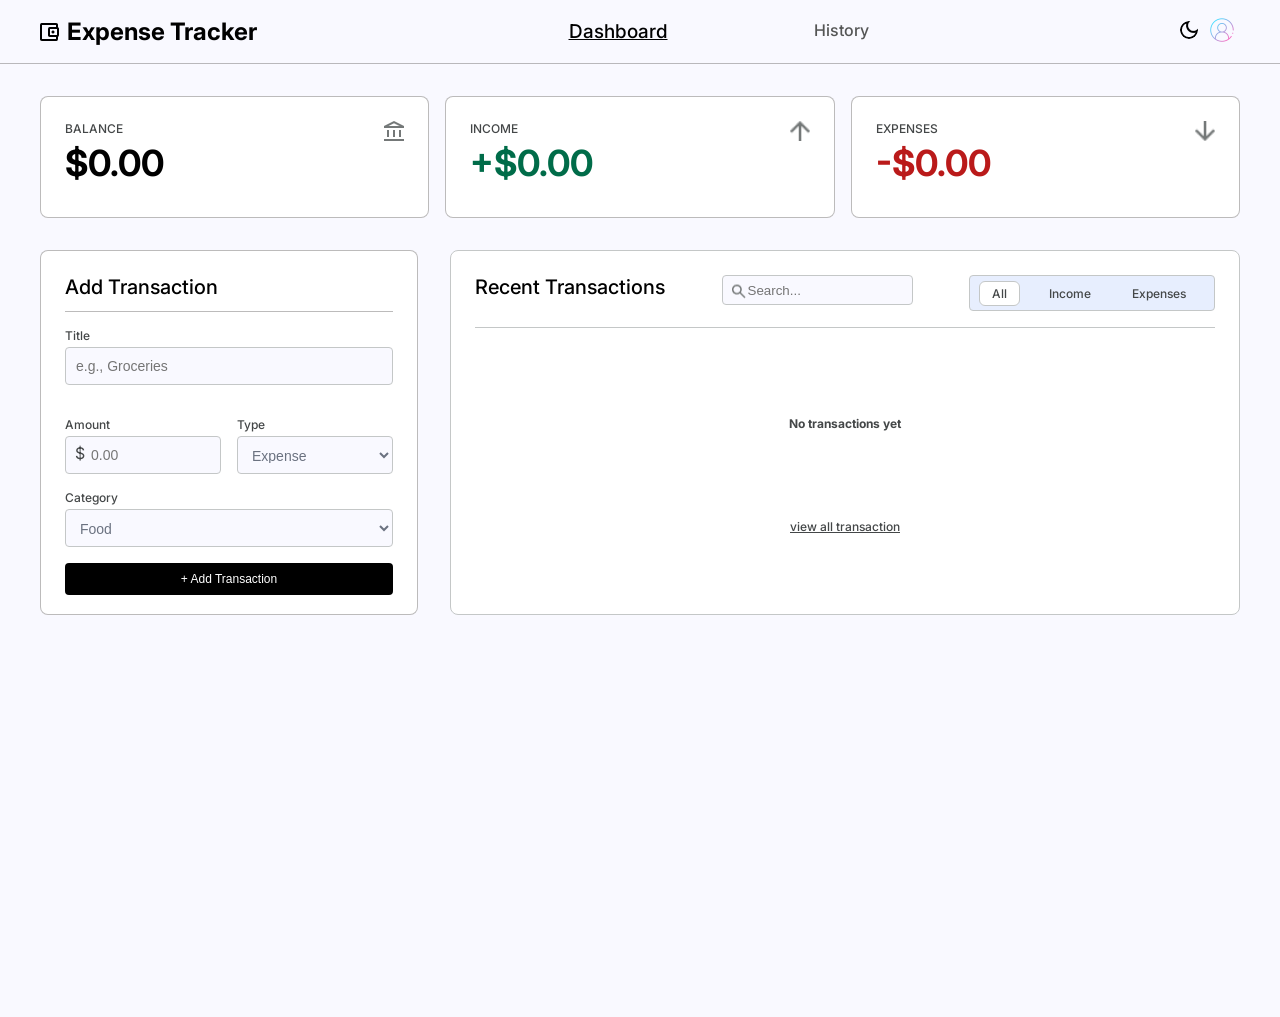
<file: index.html>
<!DOCTYPE html>
<html lang="en">
<head>
    <meta charset="UTF-8">
    <meta name="viewport" content="width=device-width, initial-scale=1.0">
    <link rel="stylesheet" href="Expense Tracker.css">
    <title>Expense Tracker</title>
</head>
<body >
    
     <div class="navbar">
        <div class="logo">
        <img src="icons/logoIcon.png">
        <h1>Expense Tracker</h1>
        </div>
        <ul>
        <li><a href="Expense Tracker.html" target="_self" class="active">Dashboard</a></li>
       <li><a href="history.html" target="_self">History</a></li> 
        
        </ul>
        <div class="login">
        <div class="dark-mode"><img src="icons/moon.png" ></div>
        <div><img src="icons/login.png"></div>
        </div>
    </div>

    <div class="counter">
        <div class="balance" >
        <div>
        <h2>BALANCE</h2>
        <img src="icons/balance.png">
        </div>
        <h1></h1>
        </div>

        <div class="income" >
        <div>
        <h2>INCOME</h2>
        <img src="icons/income.png">
        </div>
        <h1></h1>
        </div>

        <div class="expen" >
        <div>
        <h2>EXPENSES</h2>
        <img src="icons/expens.png">
        </div>
        <h1></h1>
        </div>

    </div>

    <div class="transaction">
        <div class="add">
         <h1>Add Transaction</h1>
        
             <div class="title" >
            <p>Title <span></span></p>
            <input type="text" placeholder="e.g., Groceries" required>
         </div>
         
         <div class="block" >
            <div class="amount">
            <p>Amount</p>
            <span>$</span>
            <input type="number" placeholder="0.00" required>
         </div>
            <div class="type" >
            <p>Type</p>
            <select required>
                <option value="expense">Expense</option>
                <option value="income">Income</option>
            </select>
         </div>
        </div>
         
           <div class="category">
            <p>Category</p>
            <select required>
                <option value="food">Food</option>
                <option value="transport">Transport</option>
                <option value="shopping">Shopping</option>
                <option value="entertainment">Entertainment</option>
                <option value="bill">Bill</option>
                <option value="work">Work</option>
                <option value="other">Other</option>
            </select>
           </div>
           <button>+ Add Transaction</button>
         
        
     
        
        </div>



        <div class="recent">
           <div class="titleRecent">
            <h1>Recent Transactions</h1>
            <div class="search">  <img src="icons/search.png" >
            <input type="text" placeholder="Search...">
        </div>
          
            <div class="select">
                <p id="all">All</p>
                <p id="inc">Income</p>
                <p id="exp">Expenses</p>
            </div>

           </div>
           <div class="last">
            
             </div>
             <h2 id="empty">No transactions yet</h2>
             <p id="view"><a href="history.html">view all transaction</a></p>
        </div>

    </div>

    
    <script src="Expense Tracker.js"></script>
</body>
</html>
</file>
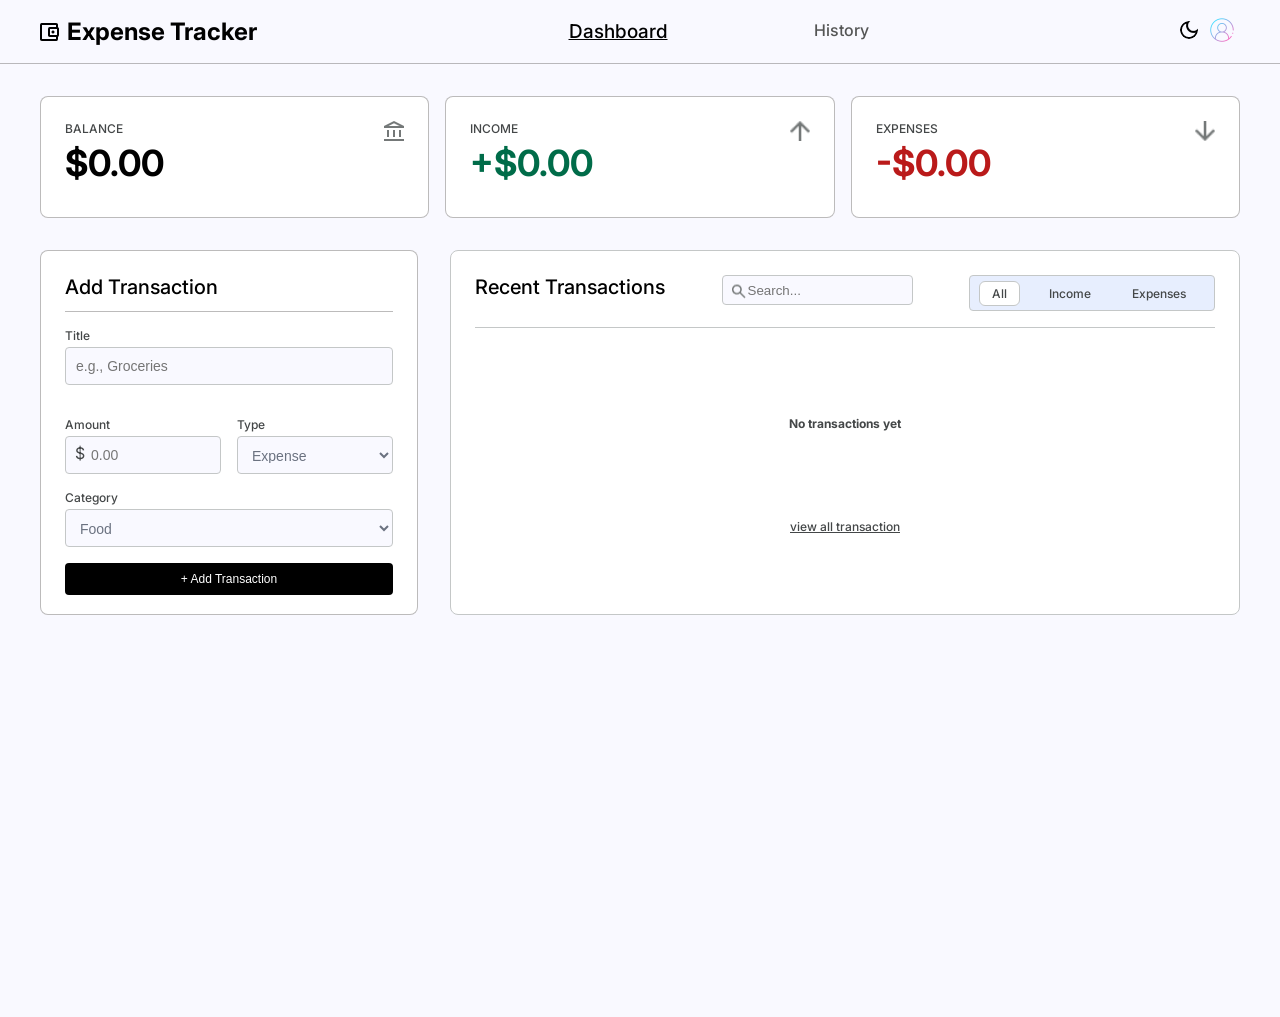
<file: Expense Tracker.html>
<!DOCTYPE html>
<html lang="en">
<head>
    <meta charset="UTF-8">
    <meta name="viewport" content="width=device-width, initial-scale=1.0">
    <link rel="stylesheet" href="Expense Tracker.css">
    <title>Expense Tracker</title>
</head>
<body >
    
     <div class="navbar">
        <div class="logo">
        <img src="icons/logoIcon.png">
        <h1>Expense Tracker</h1>
        </div>
        <ul>
        <li><a href="Expense Tracker.html" target="_self" class="active">Dashboard</a></li>
       <li><a href="history.html" target="_self">History</a></li> 
        
        </ul>
        <div class="login">
        <div class="dark-mode"><img src="icons/moon.png" ></div>
        <div><img src="icons/login.png"></div>
        </div>
    </div>

    <div class="counter">
        <div class="balance" >
        <div>
        <h2>BALANCE</h2>
        <img src="icons/balance.png">
        </div>
        <h1></h1>
        </div>

        <div class="income" >
        <div>
        <h2>INCOME</h2>
        <img src="icons/income.png">
        </div>
        <h1></h1>
        </div>

        <div class="expen" >
        <div>
        <h2>EXPENSES</h2>
        <img src="icons/expens.png">
        </div>
        <h1></h1>
        </div>

    </div>

    <div class="transaction">
        <div class="add">
         <h1>Add Transaction</h1>
        
             <div class="title" >
            <p>Title <span></span></p>
            <input type="text" placeholder="e.g., Groceries" required>
         </div>
         
         <div class="block" >
            <div class="amount">
            <p>Amount</p>
            <span>$</span>
            <input type="number" placeholder="0.00" required>
         </div>
            <div class="type" >
            <p>Type</p>
            <select required>
                <option value="expense">Expense</option>
                <option value="income">Income</option>
            </select>
         </div>
        </div>
         
           <div class="category">
            <p>Category</p>
            <select required>
                <option value="food">Food</option>
                <option value="transport">Transport</option>
                <option value="shopping">Shopping</option>
                <option value="entertainment">Entertainment</option>
                <option value="bill">Bill</option>
                <option value="work">Work</option>
                <option value="other">Other</option>
            </select>
           </div>
           <button>+ Add Transaction</button>
         
        
     
        
        </div>



        <div class="recent">
           <div class="titleRecent">
            <h1>Recent Transactions</h1>
            <div class="search">  <img src="icons/search.png" >
            <input type="text" placeholder="Search...">
        </div>
          
            <div class="select">
                <p id="all">All</p>
                <p id="inc">Income</p>
                <p id="exp">Expenses</p>
            </div>

           </div>
           <div class="last">
            
             </div>
             <h2 id="empty">No transactions yet</h2>
             <p id="view"><a href="history.html">view all transaction</a></p>
        </div>

    </div>

    
    <script src="Expense Tracker.js"></script>
</body>
</html>
</file>
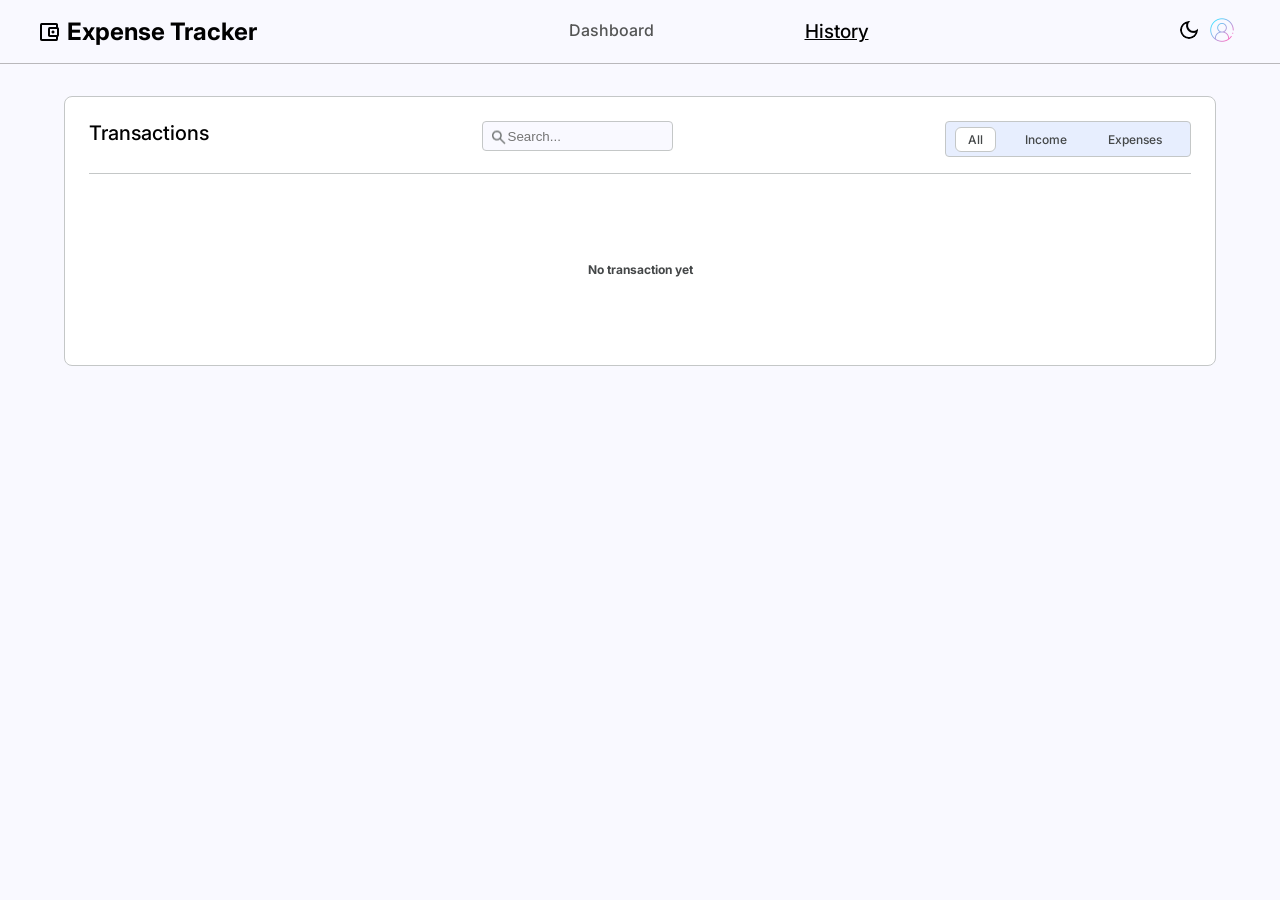
<file: history.html>
<!DOCTYPE html>
<html lang="en">
<head>
    <meta charset="UTF-8">
    <meta name="viewport" content="width=device-width, initial-scale=1.0">
    <link rel="stylesheet" href="Expense Tracker.css">
    <title>Expense Tracker</title>
    <style>
        .navbar{
            margin-bottom: 32px;
        }
        .body{
            margin: 0 64px;
            
        }
        .recent{
            width: 100%;
        }
       .last{
        max-height: 430px;
        overflow-y: auto;
        }
    </style>
</head>
<body>
       
     <div class="navbar">
        <div class="logo">
        <img src="icons/logoIcon.png">
        <h1>Expense Tracker</h1>
        </div>
        <ul>
        <li><a href="index.html" target="_self">Dashboard</a></li>
       <li><a href="history.html" target="_self" class="active">History</a></li> 
        
        </ul>
        <div class="login">
        <div class="dark-mode"><img src="icons/moon.png" ></div>
        <div><img src="icons/login.png"></div>
        </div>
    </div>
    <div class="body">
         <div class="recent">
           <div class="titleRecent">
            <h1>Transactions</h1>
            <div class="search">  <img src="icons/search.png" >
            <input type="text" placeholder="Search...">
        </div>
          
            <div class="select">
                <p id="all">All</p>
                <p id="inc">Income</p>
                <p id="exp">Expenses</p>
            </div>

           </div>
           <div class="last">
            
             </div>
             <h2 id="empty">No transaction yet</h2>
        </div>
        
    </div>
     
        <script src="Expense Tracker.js"></script>
</body>
</html>
</file>
<file: Expense Tracker.css>
@import url('https://fonts.googleapis.com/css2?family=Aref+Ruqaa+Ink:wght@400;700&family=Aref+Ruqaa:wght@400;700&family=Hanken+Grotesk:ital,wght@0,100..900;1,100..900&family=Inter:ital,opsz,wght@0,14..32,100..900;1,14..32,100..900&family=Playfair+Display:ital,wght@0,400..900;1,400..900&family=Poppins:ital,wght@0,100;0,200;0,300;0,400;0,500;0,600;0,700;0,800;0,900;1,100;1,200;1,300;1,400;1,500;1,600;1,700;1,800;1,900&display=swap');
*{
    padding: 0;
    margin: 0;
}
*, *::before, *::after {
    box-sizing: border-box;
}
body{
    font-family: 'Inter', sans-serif;
    background-color: #F9F9FF;
}
/*-----------Navbar--------------*/
.navbar{
    display: flex;
    justify-content: space-between;
    align-items: center;
    width: 100%;
    height: 64px;
   border-bottom: 0.1px solid #5f5e5e6b;
   padding: 0 40px;
}
.logo{
    display: flex;
    align-items: center;

}
.logo h1{
    font-size: 24px;
    font-weight: bold;
    color: #000;
    cursor: pointer;
    margin-left: 8px;
  
}
.logo img{
    width: 19px;
    height: 18px;
}
.login{
    width: 5%;
    display: flex;
    align-items: center; 
    gap: 8px;
}
.navbar ul{
    width: 25%;
    display: flex;
    justify-content: space-between;
}
.navbar li {
    font-size: 16px;
    font-weight: 500;
   list-style: none;
   color: #545555;
   cursor: pointer;
}
.navbar li a{
text-decoration-line:none;
color: #545555;
}
.navbar a.active{
    text-decoration:underline #000;
    color: #000;
    font-size: 19px;
}
.login .dark-mode img{
    width: 18px;
    height: 18px;
    cursor: pointer;
}
.login div img{
width: 32px;
height: 32px;
border-radius: 9999px;
}
/*--------END OF Navbar------------*/


/*------------Balance-----------*/
.counter{
    display: flex;
    justify-content: center;
    align-items: center;
    gap: 16px;
    margin: 32px 40px;
    
}

.counter h2{
    font-size: 12px;
    font-weight: 500;
    color: #444748;
}
.counter div div{
    display: flex;
    justify-content: space-between;
}
.counter h1{
    font-size: 36px;
    font-weight: bold;
    color: #000;
}
.counter img{
    width: 20px;
    height: 20px;
}
.income h1{
    color: #006C49;
}
.expen h1{
    color: #BA1A1A;
}
.balance , .income , .expen{
    width: 100%;
    height: 122px;
    border:0.1px solid #5f5e5e6b;
     background-color: #ffff;
    padding: 24px 24px;
    border-radius: 8px;
}

/*--------END OF Balance------------*/


/*--------ADD------------*/
.add{
    width: 378px;
    height: 365px;
    padding: 24px 24px;
    background-color: #ffff;
    border-radius: 8px;
    border: 0.1px solid #5f5e5e6b;
}
.add h1{
    width: 100%;
    height: 37px;
    border-bottom: 0.1px solid #5f5e5e6b;
    font-size: 20px;
    font-weight: 500;
    margin-bottom: 8px;
}
.add p{
    font-size: 12px;
    font-weight: 500;
    margin-bottom: 4px;
    color: #444748;
    white-space: pre;
}
.add input , .add select{
    width: 100%;
    height: 38px;
    padding: 10px 10px;
    border-radius: 4px;
    border: 1px solid #C4C7C7;
    background-color: #F9F9FF;
    color: #6B7280;
    font-size: 14px;
    
}
.add div,.add button{
    margin-top: 16px;
    
}
.amount {
    position: relative;
}
.amount span {
    position: absolute;
    left: 10px;
    top: 45%;
    
}
.amount input {
    padding-left: 25px;
}
.amount span{
    font-size: 16px;
    color: #444748;
}
.block {
    display: flex;
    gap: 16px;
}
.block div{
    width: 50%;

}
.add button{
    width: 100%;
    height: 32px;
    background-color: #000;
    padding: 8px 8px;
    border-radius: 4px;
    font-size: 12px;
    font-weight: 500;
    color: #ffff;
    cursor: pointer;
    border: none;
}
/*--------END OF Add------------*/

.recent{
    width: 790px;
    height: auto;
    background-color: #ffff;
    border: 1px solid #C4C7C7;
    padding: 24px 24px;
    border-radius: 8px;
}
.last{
    max-height: 180px;
    overflow:hidden;
}
.titleRecent{
    display: flex;
    justify-content: space-between;
    width: 100%;
    height: 53px;
    border-bottom: 1px solid #C4C7C7;
    padding-bottom: 16px;
    margin-bottom: 24px;
}
.titleRecent h1{
    font-size: 20px;
    font-weight: 500;
}
.titleRecent input{
    width: 191px;
    height: 30px;
    background-color:#F9F9FF ;
  
    border-radius: 4px;
    color: #6B7280;
    border: 1px solid #C4C7C7;
}
.search {
    position: relative;
}
.search img {
    position: absolute;
    left: 10px;
    top: 50%;
    transform: translateY(-60%);
}
.search input {
    padding-left: 25px;
}
.select {
    display: flex;
    align-items: center;
    justify-content: space-between;
    background-color: #E7EEFE;
    border: 1px solid #C4C7C7;
    padding: 4px 4px;
    border-radius: 4px;
    width: auto;
    height: 36px;
}
.select p{
    font-size: 12px;
    font-weight: 500;
    color: #444748;
    margin: 6px 12px 5px 5px;
    padding: 4px 12px;
    cursor: pointer;
}
.select #all{
    background-color:#ffff;
    border: 1px solid #C4C7C7;
    border-radius: 6px;
}
.item{
    display: flex;
    align-items: center;
    justify-content: space-between;
    border-bottom: 1px solid #C4C7C7;
    height: 65px;
    width: 100%;
}
.item div{
display: inline-flex;
}
.last div h2{
    text-transform: capitalize;
    font-size: 14px;
    white-space: pre-line;
    padding-left: 12px;
}
.last p{
    font-size: 12px;
    color: #444748;
}
.last .img{
    width: 40px;
    height: 40px;
    border-radius: 12px;
    background-color: #E7EEFE;
    padding: 10px 10px ;
  
}
.last h1{
    font-size: 14px;
   
}
#empty{
    font-size: 12px;
    color: #444748;
    text-align: center;
    margin: 64px;
}
.item-type{
    width: 18%;
    display: flex;
    justify-content: space-between;
    align-items: center;
}
.item-type img{
    cursor: pointer;
}
#view {
   
    text-align: center;
    padding: 20px 4px 0;
    
    cursor: pointer;
}
#view a{
     font-size: 12px;
    font-weight: 500;
    color: #444748;
    text-decoration: underline;
}
.transaction{
    display: flex;
    gap: 32px;
    margin:32px  40px 402px 40px;
}

/*--------responsive-------------*/

/* Mobile */
@media (max-width: 767px) {
       .navbar ul{
            display: none;
        }
         .transaction{
            flex-direction: column;
            margin:32px  40px 32px 40px;
        }
         .add{
            width: 100%;
        } 
        .recent{
            width: 100%;
        }
        .counter{
            flex-direction: column;
        }       
        .titleRecent{
            flex-direction: column;
            height: auto;
            gap: 12px;
        }
        .titleRecent input{
            width: 100%;
        }
}

/* Tablet */
    @media (min-width: 768px) and (max-width: 1023px) {
        .transaction{
            flex-direction: column;
            margin:32px  40px 32px 40px;
        }
        .add{
            width: 100%;
        }
        .recent{
            width: 100%;
        }
        .navbar ul{
            width: 30%;
        }
    }
/*--------------------Dark mode-------------------------------------------*/
body.dark{
    background-color: #171818;
}
body.dark .navbar{
    background-color:#272727 ;
}

body.dark .income,body.dark .expen,body.dark .balance{
    background-color: #000;
    border: 1px solid #444748;

}
body.dark .balance h1{
    color: #cecccc;
}
body.dark .add{
    background-color: #000;
    border: 1px solid #444748;
}
body.dark .add h1{
    color: #cecccc;
}
body.dark .add button{
background-color: #cecccc;
color: #000;
}
body.dark .add input,body.dark .add select{
    background-color: #393939;
    border: 1px solid #444748;
}
body.dark .add p{
    color: #cecccc;
}
body.dark .amount span{
    color:#cecccc ;
}
body.dark .add select{
    color: #cecccc;
}
body.dark .recent{
background-color: #000;
 border: 1px solid #444748;
}
body.dark .recent h1{
    color: #cecccc;
    
}
body.dark .recent .titleRecent{
    border-bottom: 1px solid #444748;
}
body.dark .recent input{
    background-color: #393939;
    border: 1px solid #444748;
}
body.dark .recent .select{
    background-color: #1E1E1E;
    border: 1px solid #444748;
}
body.dark .logo h1{
    color: #767474;
}
.dark .last .img{
    background-color: #6B7280;
}
.dark .last h2{
    color: #cecccc;
}
</file>
